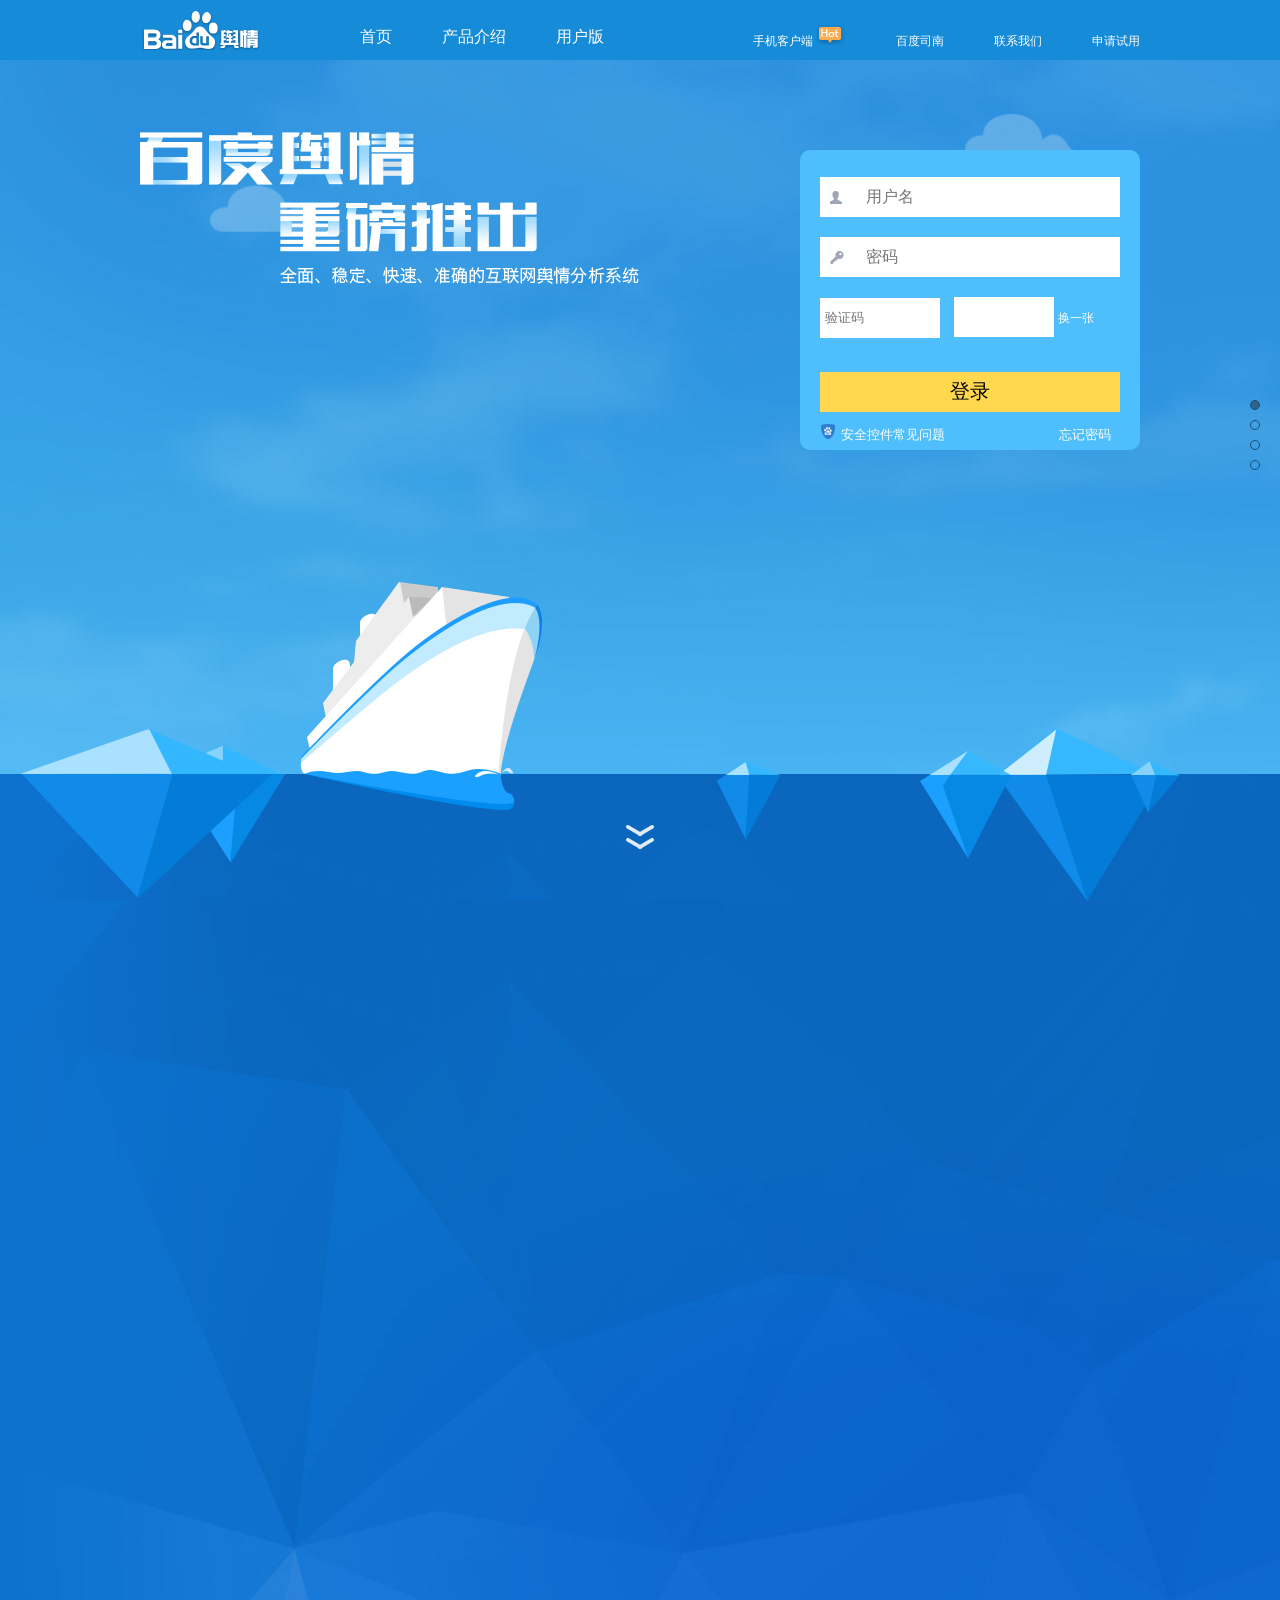
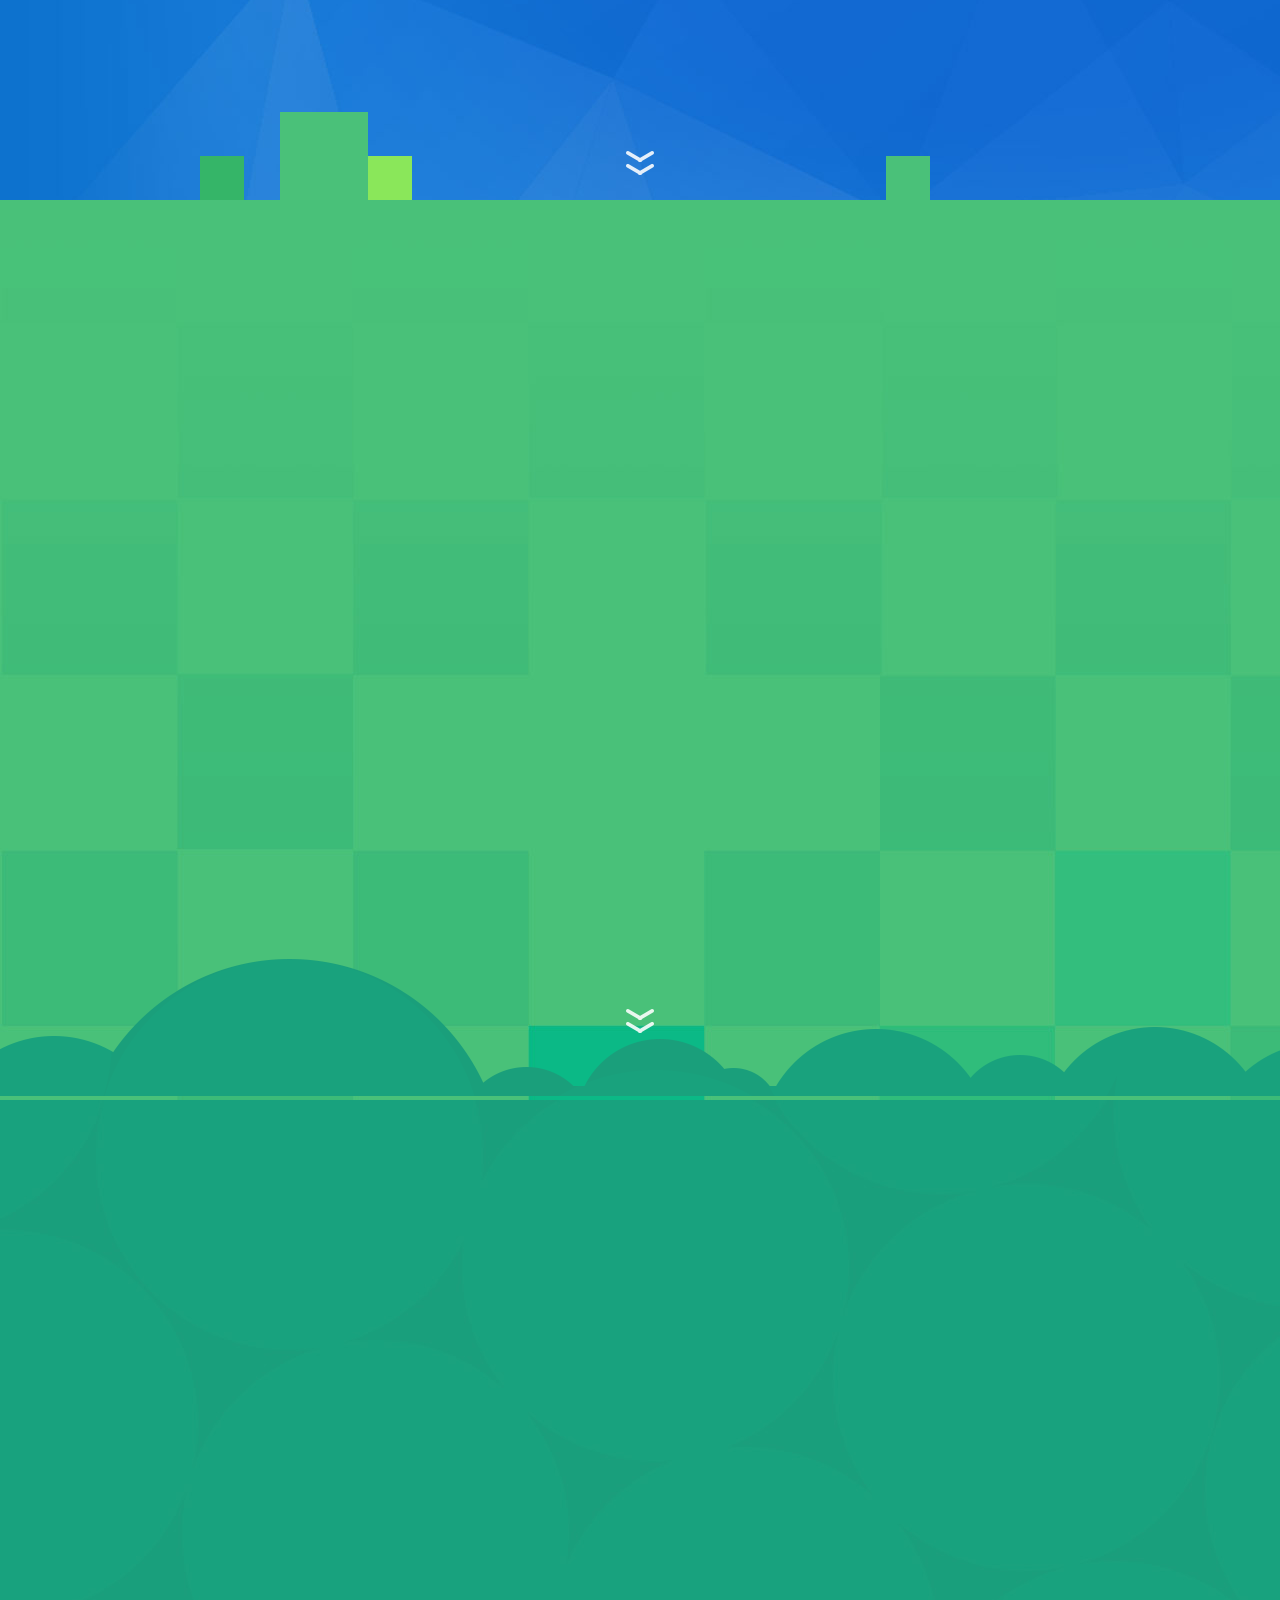
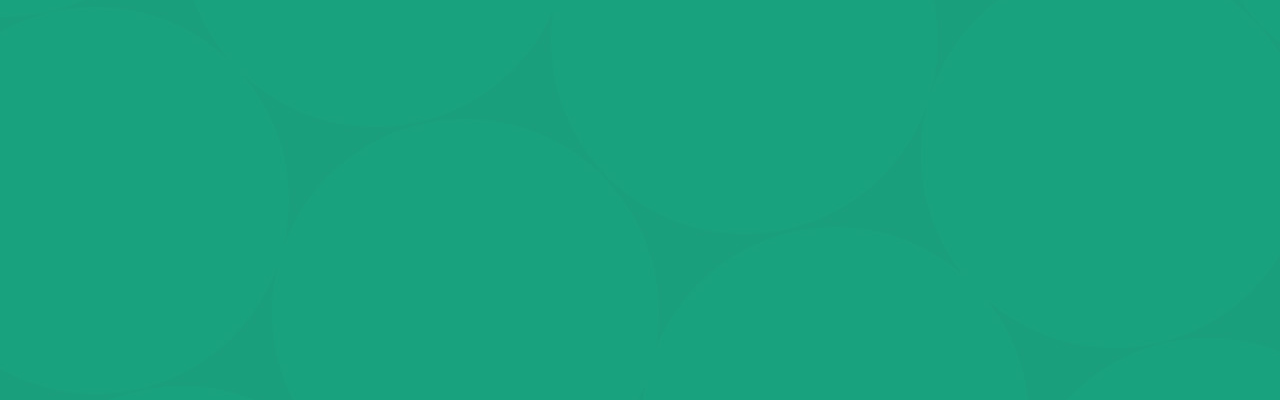
<file: baidu/index.html>
<!doctype html>
<html lang="en">
<head>
  <meta charset="UTF-8">
  <title>百度舆情</title>
  <script src="js/jquery.js"></script>
  <script src="js/touch.js"></script>
  <script src="js/zepto.min.js"></script>
  <script src="js/baidu.js"></script>
  <script src="js/jquery.mousewheel.js"></script>
  <link rel="stylesheet" href="css/11.css">
  <link rel="stylesheet" href="css/baidu.css">
</head>
<body>
<header>
  <div class="header max">
    <a href="" class="logo"></a>
    <a href="" class="index">首页</a>
    <a href="" class="index">产品介绍</a>
    <a href="" class="index">用户版</a>
    <a href="" class="last">手机客户端
      <span></span>
    </a>
    <a href="" class="last">百度司南</a>
    <a href="" class="last">联系我们</a>
    <a href="" class="last">申请试用</a>
  </div>
    <div class="header min">
        <a href="" class="logo1"></a>
        <div class="cai">
            <span class="cait"></span>
            <span class="caib"></span>

    </div>
        <div class="scene">
         <div class="menubox">
        <a href="" class="index">首页</a>
        <a href="" class="index">产品介绍</a>
        <a href="" class="index">用户版</a>
        <a href="" class="last">手机客户端
            <span></span>
        </a>
        <a href="" class="last">百度司南</a>
        <a href="" class="last">联系我们</a>
        <a href="" class="last">申请试用</a>
        </div>
      </div>
    </div>

</header>
<div id="full">
  <section>
      <div class="cloud">
          <div class="one">
          </div>
          <div class="two">
          </div>
      </div>
    <div class="container aa">
      <div class="row">
        <div class="col-m-6 col-s-hide ">
            <!--<div class="mar">-->
          <div class="baidus">
            <div class="flig">
              <img src="img/flight_ade8ee2.png" alt="">
            </div>
            <img src="img/baidu.png" alt=""class="baidu">
          </div>
        <!--</div>-->
        </div>
        <div class="col-m-6 col-s-12">
          <div class="denglu">
            <form action=""></form>
            <div class="user">
              <span></span>
              <input type="text"name="user" value="用户名">
            </div>
            <div class="pass">
              <span></span>
              <input type="text" name="pass" value="密码">
            </div>
            <input type="text"value="验证码" class="yan">
            <input type="text" class="yanz">
            <span class="huan">换一张</span>
            <input type="submit" class="submit" value="登录">
            <div class="chng">
              <span></span>
              <a href="">安全控件常见问题</a>
              <a href="">忘记密码</a>
            </div>
          </div>

        </div>
      </div>

    </div>
    <div class="zhe">
        <img src="img/ship.png" alt=""class="ship">
        <img src="img/hill_1_0d79217.png" alt="" class="shi">
        <img src="img/arrow_aad9b25.png" alt="" class="xiahua">
        <img src="img/hill_2_540422f.png" alt="" class="shi2">
        <img src="img/hill_3_ace39fb.png" alt="" class="shi3">
    </div>
  </section>
  <section>
    <div class="container aa">
      <div class="row">
        <div class="col-m-6 col-s-12 lingxian">
          <div class="mar">
          <img src="img/h_lingxian_221f2d8.png" alt="" class="ling">
          <div>
            <h4>数据收集与处理</h4>
          </div>
          <p>15年专业数据收集与语义分析技术积累
            卓越极致，不断攀登</p>

          </div>
        </div>
        <div class="col-m-6 col-s-hide right-img">
          <img src="img/brain_36a156f.png" alt="" class="shu">
        </div>
      </div>
    </div>
      <div class="zhu">
          <div></div>
          <div></div>
          <div></div>
          <img src="img/arrow_aad9b25.png" alt="" class="xiahua">
          <div></div>
          <div></div>
      </div>
  </section>
  <section>
      <div class="container aa">
          <div class="row">
              <div class="col-m-6 col-s-12 lingxian">
                  <div class="mar">
                  <img src="img/h_quanmian_8f813d2.png" alt="" class="ling">
                  <div class="title">
                      <h4>舆情分析逻辑与架构</h4>
                  </div>
                  <p>声量诊断、传播分析、情感提炼、受众画像
                      有方法论，更有智慧</p>
                      <div class="fang">
                          <div></div>
                          <div></div>
                          <div></div>
                          <div></div>
                          <div></div>
                      </div>
                  </div>
              </div>
              <div class="col-m-6 col-s-hide right-img">
                  <img src="img/allside_e8abd12.png" alt="" class="shu zhuan">
              </div>
          </div>
      </div>
<div class="hua">
    <img src="img/bg-3-head_b8a3f7f.png" alt="">
    <img src="img/arrow_aad9b25.png" alt="" class="xiahua">
</div>
  </section>
  <section>
      <div class="container aa">
          <div class="row">
              <div class="col-m-6 col-s-12 lingxian">
                  <div class="mar">
                  <img src="img/h_zhuanye_256a94d.png" alt="" class="ling">
                  <div class="title">
                      <h4>
                          专业数据可视化

                      </h4>
                  </div>
                  <p>非凡的数据洞悉和可视化能力
                      精研数据，惊艳所见</p>
                      <img src="img/bubble_3b0f897.png" alt="" class="yuan">
                  </div>
              </div>
              <div class="col-m-6 col-s-hide right-img">
                  <img src="img/stat_8934528.png" alt="" class="shu zhuan">
              </div>
          </div>
      </div>
  </section>
</div>
<div class="lunbo">
    <div class="active"></div>
    <div></div>
    <div></div>
    <div></div>
</div>
</body>
</html>
</file>
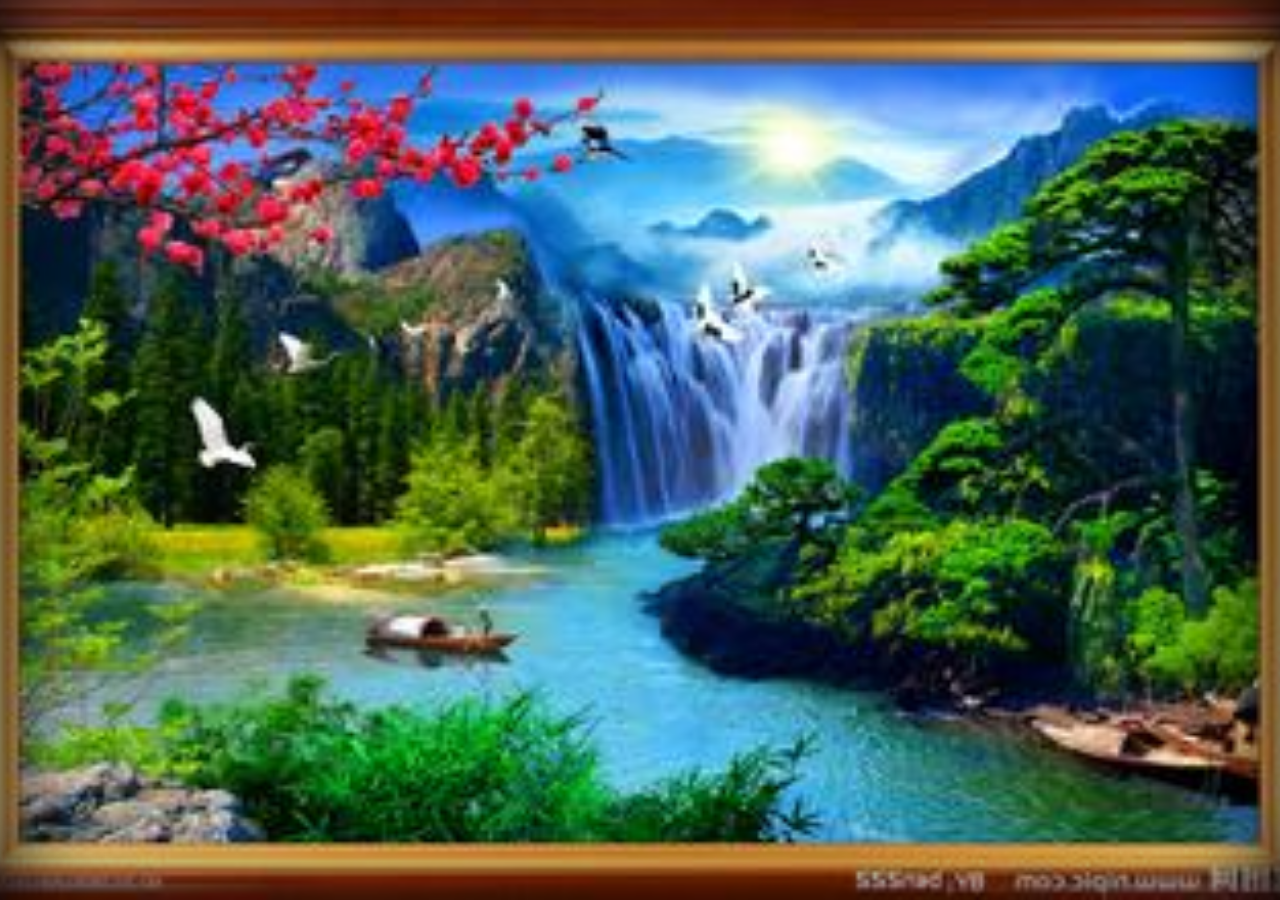
<file: fangzi/HOME.html>
<!DOCTYPE html>
<html lang="en">
<head>
    <meta charset="UTF-8">
    <title>Title</title>
    <!--<link rel="stylesheet" href="font/iconfont.css">-->
    <style>
        html,body{
            width:100%;
            height:100%;
            margin:0px;
            padding:0px;
        }
        .sence{
            width:100%;
            height:100%;
            position:fixed;
            top:0px;
            left:0px;
            margin:auto;
            perspective:300px;
        }
        .room{
            width:100%;
            height:100%;
            position:absolute;
            top:0px;
            left:0px;
            transform-style:preserve-3d;
            backface-visibility: visible;

        }
        .room .panel{
            width:100%;
            height:100%;
            position:absolute;
            top:0px;
            left:0px;
            transform-style:preserve-3d;
            backface-visibility: visible;
        }
        .room .panel:first-child{
            background:#ccc;
           transform-origin: left;
           transform: rotateY(-90deg);
            box-shadow: 0 0 100px #000 inset;
        }
        .room .panel:nth-child(2){
            background:#ccc;
            transform-origin: right;
            transform: rotateY(90deg);
            box-shadow: 0 0 100px #000 inset;
        }
        .room .panel:nth-child(3){
            background:url(img/h5.jpg) center;
            background-size: cover;
            box-shadow: 0 0 100px #000 inset;
        }
        .room .panel:nth-child(4){
            background:url(img/tianhua.jpg);
            background-size:200px 200px;
            transform-origin:top;
            transform: rotateX(90deg);
            box-shadow: 0 0 100px #000 inset;
        }
        .room .panel:nth-child(5){
            background:url(img/diban.jpg) ;
            transform-origin:bottom;
            transform:rotateX(-90deg);
            box-shadow: 0 0 100px #000 inset;
        }
        .room .panel:last-child{
            background:#ccc url(img/chuanghu.jpg) no-repeat center;
            box-shadow: 0 0 100px #000 inset;
        }

        @font-face {font-family: "iconfont";
            src: url('font/iconfont.eot?t=1479315046647'); /* IE9*/
            src: url('font/iconfont.eot?t=1479315046647#iefix') format('embedded-opentype'), /* IE6-IE8 */
            url('font/iconfont.woff?t=1479315046647') format('woff'), /* chrome, firefox */
            url('font/iconfont.ttf?t=1479315046647') format('truetype'), /* chrome, firefox, opera, Safari, Android, iOS 4.2+*/
            url('font/iconfont.svg?t=1479315046647#iconfont') format('svg'); /* iOS 4.1- */
        }

        .iconfont {
            font-family:"iconfont" !important;
            font-size:16px;
            font-style:normal;
            -webkit-font-smoothing: antialiased;
            -webkit-text-stroke-width: 0.2px;
            -moz-osx-font-smoothing: grayscale;
        }

        .icon-git:before { content: "\e6ff"; }

         .icon-nodejsicon:before { content: "\e605"; }

        .icon-js:before { content: "\e603"; }

         .icon-html5:before { content: "\e604"; }

        .icon-php:before { content: "\e609"; }

       

       .icon-slice1:before { content: "\e607"; }

        .icon-mysqlin:before { content: "\e619"; }
        .icon-svn:before { content: "\e79b"; }
            .iconfont{
              background:#999;
                width:150px;
                height:150px;
                float:left;
                color:red;
                font-size:100px;
                line-height: 150px;
                text-align: center;
                margin-left:170px;
                margin-top:200px;
                transform: rotate3d(0,1,0,180deg);
            }
    </style>
    <script>
        window.onload=function(){
        var cliw=document.documentElement.clientWidth;
        var clih=document.documentElement.clientHeight;
        var sence=document.querySelector(".sence");
        var room=document.querySelector(".room");
        var lastpanel=document.querySelector(".panel:nth-child(3)");
        var floor=document.querySelector(".panel:nth-child(4)");
        var ceil=document.querySelector(".panel:nth-child(5)");
        var panel=document.querySelectorAll(".panel");
           lastpanel.style.transform="translate3d(0,0,"+cliw+"px)";
           floor.style.width=floor.style.height=ceil.style.width=ceil.style.height=cliw+"px";
            ceil.style.top=-(cliw-clih)+"px";
            var last=document.querySelector(".panel:last-child");
            room.style.transformOrigin="center center "+(cliw/2)+"px";
            room.style.transform="rotate3d(0,1,0,-180deg)";
            var flog2=true;
            lastpanel.onclick=function(){
                if(flog2){
                room.style.transition="transform 2s ease";
                room.style.transform="translate3d(0,0,"+(-clih/2)+"px) rotate3d(0,1,0,0deg)";
                    flog2=false;
                }
            }
            var angle1=0;
            var angle=0;
            var flag1=true;
            document.onmousedown=function(e){
                flag1=false;
                var dw= e.clientX;
                var dh= e.clientY;
                document.onmousemove=function(e){
                    flag1=true;
                    room.style.transition="none";
                    var movex= e.clientX;
                    var movey= e.clientY;
                    angle=Math.abs(movex-dw)> Math.abs(movey-dh)?(movex-dw):(movey-dh);
                    e.preventDefault();
                    if(!flag){
                        room.style.transform="translate3d(0,0,30px) rotate3d(0,1,0,"+(angle1+angle)+"deg)";
                    }else{
                            room.style.transform="translate3d(0,0,"+(-clih/2)+"px) rotate3d(0,1,0,"+(angle1+angle)+"deg)";
                    }

                }
                document.onmouseup=function(){
                    if(flag1){
                    angle1+=angle;
                        flag1=true;
                    }
                    document.onmousemove=null;
                    document.onmouseup=null;
                }
        }
           var flag=true;
            for(var i=0;i<panel.length;i++){
                panel[i].ondblclick=function(){
                room.style.transition="transform 2s ease";
                        if(flag){
                        room.style.transform="translate3d(0,0,30px) rotate3d(0,1,0,"+(angle1)+"deg)";
                            flag=false;
                        }else{
                        room.style.transform="translate3d(0,0,"+(-clih/2)+"px) rotate3d(0,1,0,"+(angle1)+"deg)";
                            flag=true;
                        }
                    }

            }
        }
    </script>
</head>
<body>
<div class="sence">
    <div class="room">
        <div class="panel">
          <div class="iconfont icon-git"></div>
           <div class="iconfont icon-html5"></div>
          <div class="iconfont icon-js"></div>
           <div class="iconfont icon-mysqlin"></div>
          
        </div>
        <div class="panel">
            <div class="iconfont icon-php"></div>
           
            <div class="iconfont icon-nodejsicon"></div>
             <div class="iconfont icon-slice1"></div>
            <div class="iconfont icon-svn"></div>
        </div>
        <div class="panel"></div>
        <div class="panel"></div>
        <div class="panel"></div>
        <div class="panel"></div>
    </div>
</div>
</body>
</html>
</file>
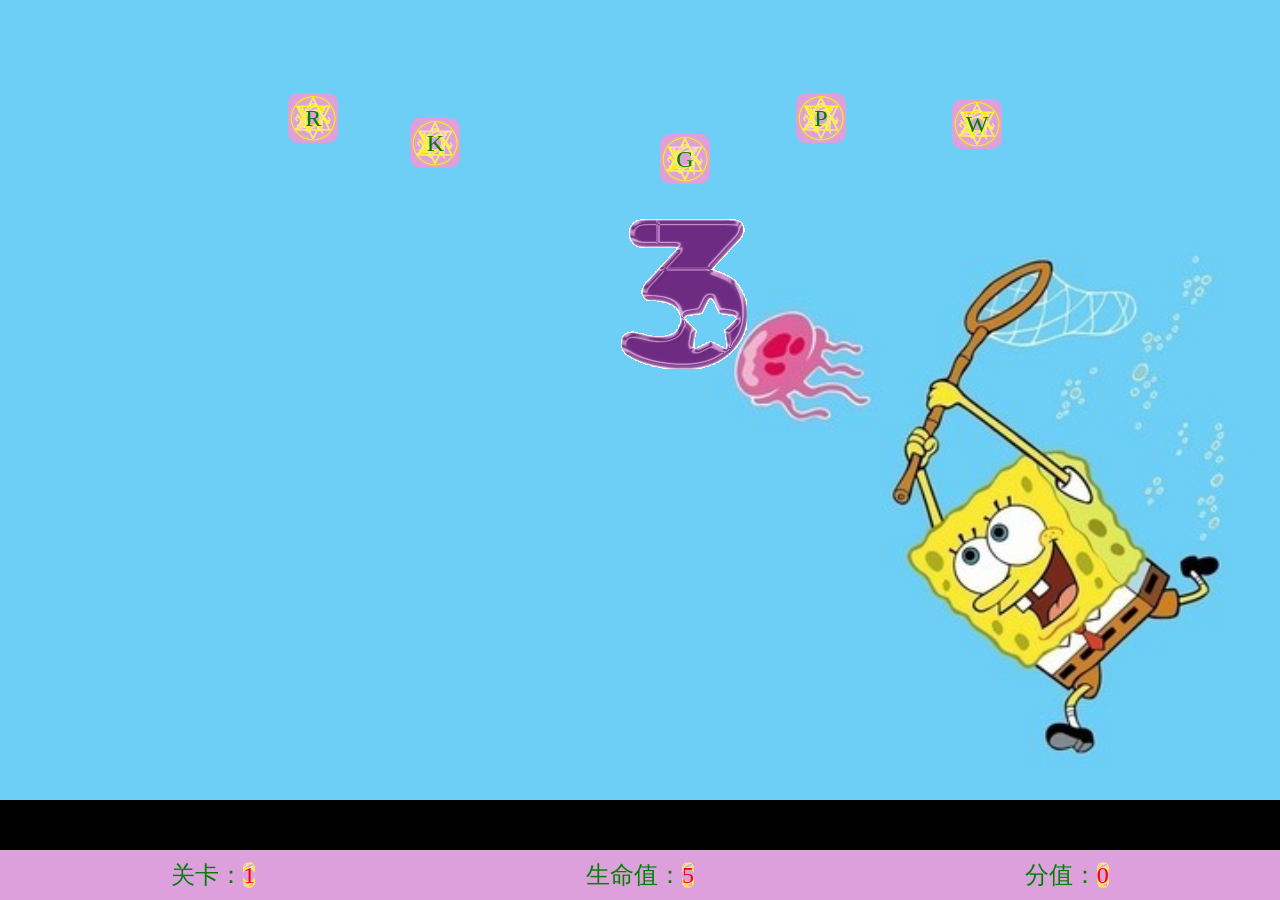
<file: snack/game.html>
<!DOCTYPE HTML PUBLIC "-//W3C//DTD HTML 4.01//EN" "http://www.w3.org/TR/html4/strict.dtd">
<html lang="en">
<head>
	<meta http-equiv="Content-Type" content="text/html;charset=UTF-8">
	<title>打字游戏</title>
	<script src="function.js"></script>
</head>
<style>
	body{
		width: 100%;
		height: 100%;
		margin: 0;
		overflow: hidden;
		color:green;
		background: black;
		font-size: 24px;

	}
	.box{
		width: 100%;
		height: 50px;
		background: plum;
		position: fixed;
		left: 0;
		bottom:0;
	}
	.box div{
		width: 33.3333%;
		height: 100%;
		float: left;
		text-align: center;
		line-height: 50px;
	}
	.box span{
		color: red;
	}
	span{
		width: 50px;
		height: 50px;
		border-radius: 10px;
		text-align: center;
		line-height: 50px;
		background: plum;
		background-image: url(mofa.png);
		background-position: center center;
	}
	img{
		width: 100%;
		height: 100%;
	}
    .dao{
        width:161px;
        height: 176px;
        float: left;
        position: absolute;
        left: 600px;
        top:200px;
    }
    .dao img{
        float: left;
    }

</style>
<body>
	
	<div class="box">
		<div class="grup">关卡：<span>1</span></div>
		<div class="life">生命值：<span>5</span></div>
		<div class="grade">分值：<span>0</span></div>
	</div>
    <div class="dao">
        <img src="dao.gif" alt="">
    </div>
	<img src="beijing.jpg" alt="">
</body>
<script>
	var letterArr=["A","B","C","D","E","F","G","H","I","J","K","L","M","N","O","P","Q","R","S","T","U","V","W","X","Y","Z"];
    var newletter=[];
    var t;
    
    var grup=$("span",$(".grup")[0])[0];
    var life=$("span",$(".life")[0])[0];
    var grade=$("span",$(".grade")[0])[0];
    var grupnum=1;
    var lifenum=5;
    var gradenum=0;



	function getletter(num){
		var newarr=[];
		for (var i = 0; i < num; i++) {
			var letter=letterArr[Math.floor(Math.random()*letterArr.length)];
			while(checkRepeat(letter,newletter)){
				letter=letterArr[Math.floor(Math.random()*letterArr.length)];
			}
            newletter.push(letter);
            newarr.push(letter);
		};

        return newarr; 
	}

  
	function checkRepeat(val,arr){
        for(var i in arr){
        	if(val==arr[i]){
        		return true;
        	}
        }
        return false;
	}

    getletter(5);
    console.log(newletter);


    //创建容器获取字母
     var newspan=[];
     var cw=document.documentElement.clientWidth;
     var ch=document.documentElement.clientHeight;
    function createSpan(arr){
    	    for (var i = 0; i < arr.length; i++) {
    	    	var span=document.createElement("span");
	            
	            var lefts=100+Math.random()*(cw-200);
	            var tops=Math.random()*100;
	            while(checkPosition(lefts,newspan)){
	            	lefts=100+Math.random()*(cw-200);

	            }
                span.innerHTML=arr[i];
                span.lefts=lefts;
	            span.style.cssText="position:absolute;left:"+lefts+"px;top:"+tops+"px";
	            document.body.appendChild(span);
	             
	            newspan.push(span);
	           
    	    };
            
    }

    function checkPosition(val,arr){
         for(var i in arr){
         	
         	if(val>=(arr[i].lefts-40)&&val<=(arr[i].lefts+40)){
         		return true;
         	}
         }
         return false;
    }
    createSpan(newletter);


    //让字母动起来

    function move(){
    	t=setInterval(function(){
    		for (var i = 0; i < newspan.length; i++) {
    			newspan[i].style.top=newspan[i].offsetTop+5+"px";
    			if(newspan[i].offsetTop>=(ch-100)){
    				document.body.removeChild(newspan[i]);
    				newspan.splice(i,1);
    				newletter.splice(i,1);
    				
    				createSpan(getletter(1));
                    
                    lifenum--;
                    life.innerHTML=lifenum;
                    if(lifenum==0){
                    	alert("闯关失败");
                    	clearInterval(t);
                        lifenum=5;
                        life.innerHTML=5;
                    	newletter=[];
                    	for (var i = 0; i < newspan.length; i++) {
                    		document.body.removeChild(newspan[i]);
                    	};
                    	newspan=[];
                    	newarr=[];
                    	createSpan(getletter(num));
                    	move();
                    }
                    



    			}
    			

    		};
    	},100)

    }
    move();

     var num=5;
    function keyup(){
    	document.onkeyup=function(e){
    		var e=e||window.event;
    		var aa=String.fromCharCode(e.keyCode);
    		for (var i = 0; i < newspan.length; i++) {
    			if(newspan[i].innerHTML==aa){
    				document.body.removeChild(newspan[i]);
    				newspan.splice(i,1);
    				newletter.splice(i,1);
                    createSpan(getletter(1));

                    gradenum++;
                    grade.innerHTML=gradenum;
                    if(gradenum>=3){
                    	grupnum++;
                    	alert("恭喜你闯关成功");
                    	clearInterval(t);
                    	grade.innerHTML=0;
                    	grup.innerHTML=grupnum;
                    	gradenum=0;
                    	newletter=[];
                    	for (var i = 0; i < newspan.length; i++) {
                    		document.body.removeChild(newspan[i]);
                    	};
                    	newarr=[];
                    	newspan=[];
                         num+=1;
                    	createSpan(getletter(num));
                    	move();
                    }

    			}
    		};
    	}
    }

    keyup();

    //关卡设置





</script>
</html>
</file>
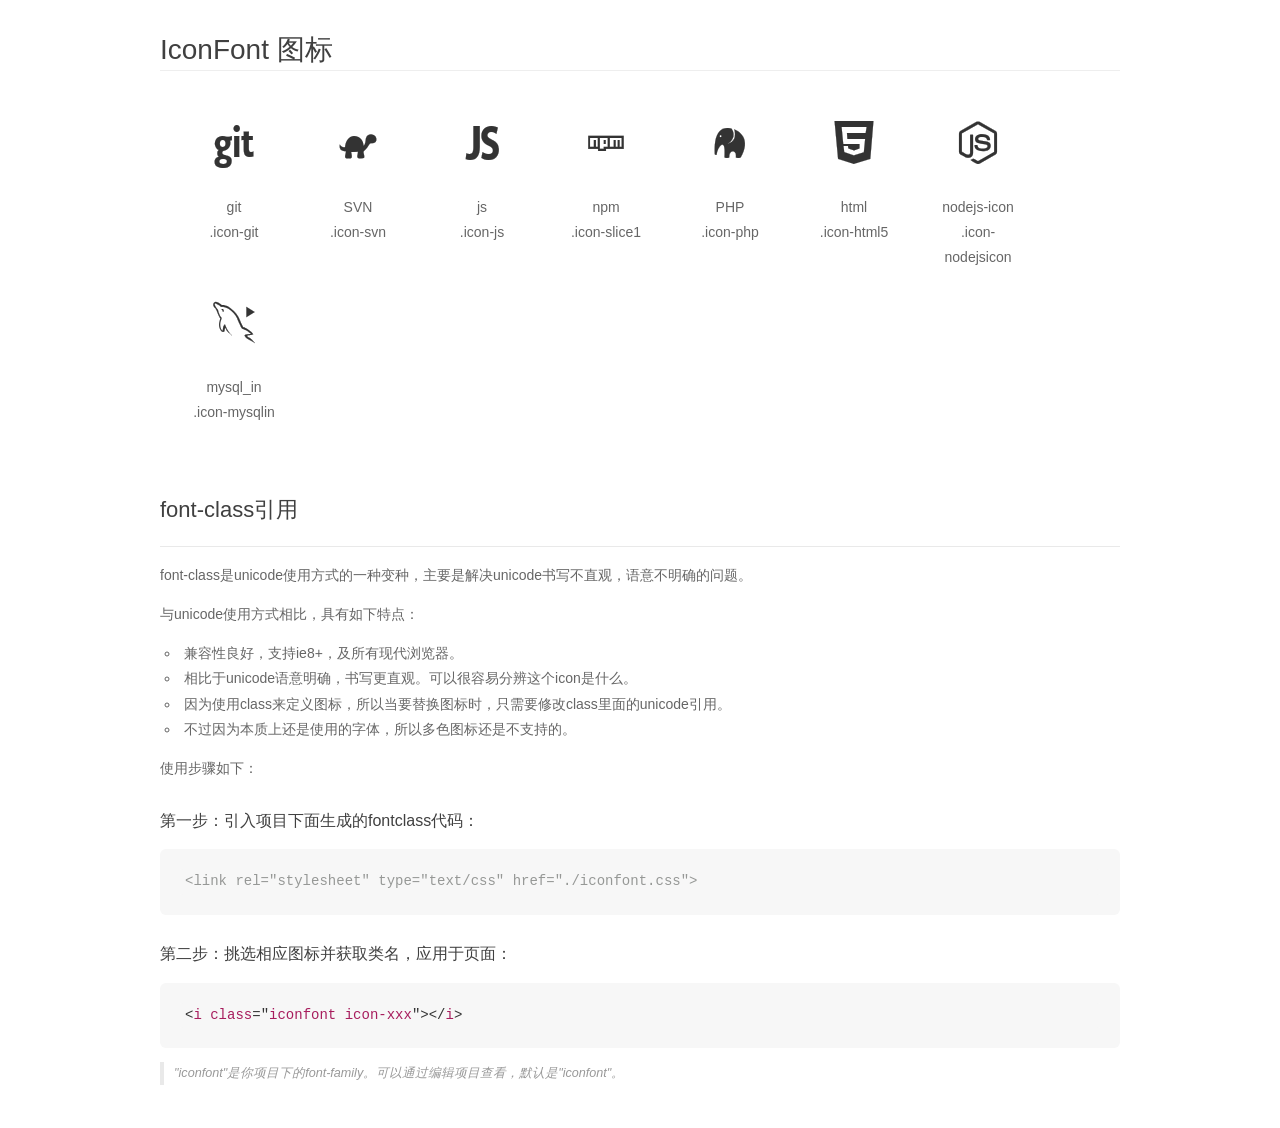
<file: fangzi/font/demo_fontclass.html>
<!DOCTYPE html>
<html>
<head>
    <meta charset="utf-8"/>
    <title>IconFont</title>
    <link rel="stylesheet" href="demo.css">
    <link rel="stylesheet" href="iconfont.css">
</head>
<body>
    <div class="main markdown">
        <h1>IconFont 图标</h1>
        <ul class="icon_lists clear">
            
                <li>
                <i class="icon iconfont icon-git"></i>
                    <div class="name">git</div>
                    <div class="fontclass">.icon-git</div>
                </li>
            
                <li>
                <i class="icon iconfont icon-svn"></i>
                    <div class="name">SVN</div>
                    <div class="fontclass">.icon-svn</div>
                </li>
            
                <li>
                <i class="icon iconfont icon-js"></i>
                    <div class="name">js</div>
                    <div class="fontclass">.icon-js</div>
                </li>
            
                <li>
                <i class="icon iconfont icon-slice1"></i>
                    <div class="name">npm</div>
                    <div class="fontclass">.icon-slice1</div>
                </li>
            
                <li>
                <i class="icon iconfont icon-php"></i>
                    <div class="name">PHP</div>
                    <div class="fontclass">.icon-php</div>
                </li>
            
                <li>
                <i class="icon iconfont icon-html5"></i>
                    <div class="name">html</div>
                    <div class="fontclass">.icon-html5</div>
                </li>
            
                <li>
                <i class="icon iconfont icon-nodejsicon"></i>
                    <div class="name">nodejs-icon</div>
                    <div class="fontclass">.icon-nodejsicon</div>
                </li>
            
                <li>
                <i class="icon iconfont icon-mysqlin"></i>
                    <div class="name">mysql_in</div>
                    <div class="fontclass">.icon-mysqlin</div>
                </li>
            
        </ul>

        <h2 id="font-class-">font-class引用</h2>
        <hr>

        <p>font-class是unicode使用方式的一种变种，主要是解决unicode书写不直观，语意不明确的问题。</p>
        <p>与unicode使用方式相比，具有如下特点：</p>
        <ul>
        <li>兼容性良好，支持ie8+，及所有现代浏览器。</li>
        <li>相比于unicode语意明确，书写更直观。可以很容易分辨这个icon是什么。</li>
        <li>因为使用class来定义图标，所以当要替换图标时，只需要修改class里面的unicode引用。</li>
        <li>不过因为本质上还是使用的字体，所以多色图标还是不支持的。</li>
        </ul>
        <p>使用步骤如下：</p>
        <h3 id="-fontclass-">第一步：引入项目下面生成的fontclass代码：</h3>


        <pre><code class="lang-js hljs javascript"><span class="hljs-comment">&lt;link rel="stylesheet" type="text/css" href="./iconfont.css"&gt;</span></code></pre>
        <h3 id="-">第二步：挑选相应图标并获取类名，应用于页面：</h3>
        <pre><code class="lang-css hljs">&lt;<span class="hljs-selector-tag">i</span> <span class="hljs-selector-tag">class</span>="<span class="hljs-selector-tag">iconfont</span> <span class="hljs-selector-tag">icon-xxx</span>"&gt;&lt;/<span class="hljs-selector-tag">i</span>&gt;</code></pre>
        <blockquote>
        <p>"iconfont"是你项目下的font-family。可以通过编辑项目查看，默认是"iconfont"。</p>
        </blockquote>
    </div>
</body>
</html>
</file>
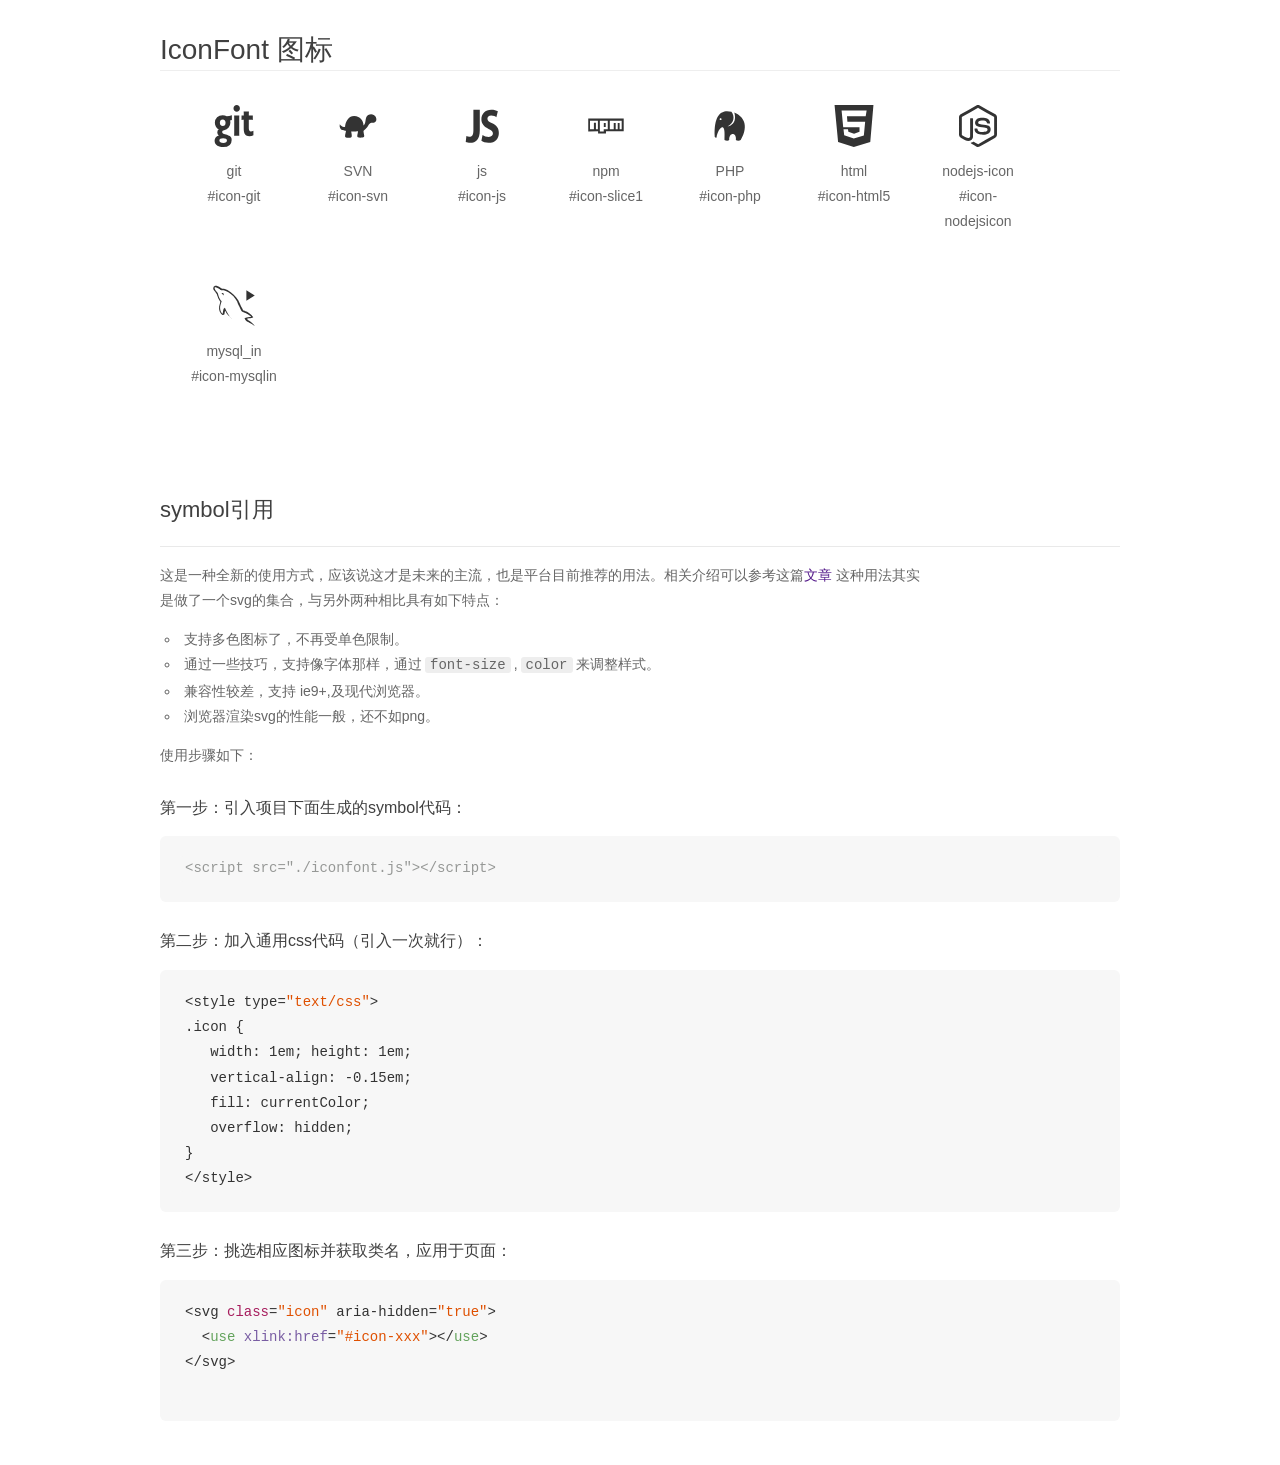
<file: fangzi/font/demo_symbol.html>
<!DOCTYPE html>
<html>
<head>
    <meta charset="utf-8"/>
    <title>IconFont</title>
    <link rel="stylesheet" href="demo.css">
    <script src="iconfont.js"></script>

    <style type="text/css">
        .icon {
          /* 通过设置 font-size 来改变图标大小 */
          width: 1em; height: 1em;
          /* 图标和文字相邻时，垂直对齐 */
          vertical-align: -0.15em;
          /* 通过设置 color 来改变 SVG 的颜色/fill */
          fill: currentColor;
          /* path 和 stroke 溢出 viewBox 部分在 IE 下会显示
             normalize.css 中也包含这行 */
          overflow: hidden;
        }

    </style>
</head>
<body>
    <div class="main markdown">
        <h1>IconFont 图标</h1>
        <ul class="icon_lists clear">
            
                <li>
                    <svg class="icon" aria-hidden="true">
                        <use xlink:href="#icon-git"></use>
                    </svg>
                    <div class="name">git</div>
                    <div class="fontclass">#icon-git</div>
                </li>
            
                <li>
                    <svg class="icon" aria-hidden="true">
                        <use xlink:href="#icon-svn"></use>
                    </svg>
                    <div class="name">SVN</div>
                    <div class="fontclass">#icon-svn</div>
                </li>
            
                <li>
                    <svg class="icon" aria-hidden="true">
                        <use xlink:href="#icon-js"></use>
                    </svg>
                    <div class="name">js</div>
                    <div class="fontclass">#icon-js</div>
                </li>
            
                <li>
                    <svg class="icon" aria-hidden="true">
                        <use xlink:href="#icon-slice1"></use>
                    </svg>
                    <div class="name">npm</div>
                    <div class="fontclass">#icon-slice1</div>
                </li>
            
                <li>
                    <svg class="icon" aria-hidden="true">
                        <use xlink:href="#icon-php"></use>
                    </svg>
                    <div class="name">PHP</div>
                    <div class="fontclass">#icon-php</div>
                </li>
            
                <li>
                    <svg class="icon" aria-hidden="true">
                        <use xlink:href="#icon-html5"></use>
                    </svg>
                    <div class="name">html</div>
                    <div class="fontclass">#icon-html5</div>
                </li>
            
                <li>
                    <svg class="icon" aria-hidden="true">
                        <use xlink:href="#icon-nodejsicon"></use>
                    </svg>
                    <div class="name">nodejs-icon</div>
                    <div class="fontclass">#icon-nodejsicon</div>
                </li>
            
                <li>
                    <svg class="icon" aria-hidden="true">
                        <use xlink:href="#icon-mysqlin"></use>
                    </svg>
                    <div class="name">mysql_in</div>
                    <div class="fontclass">#icon-mysqlin</div>
                </li>
            
        </ul>


        <h2 id="symbol-">symbol引用</h2>
        <hr>

        <p>这是一种全新的使用方式，应该说这才是未来的主流，也是平台目前推荐的用法。相关介绍可以参考这篇<a href="">文章</a>
        这种用法其实是做了一个svg的集合，与另外两种相比具有如下特点：</p>
        <ul>
          <li>支持多色图标了，不再受单色限制。</li>
          <li>通过一些技巧，支持像字体那样，通过<code>font-size</code>,<code>color</code>来调整样式。</li>
          <li>兼容性较差，支持 ie9+,及现代浏览器。</li>
          <li>浏览器渲染svg的性能一般，还不如png。</li>
        </ul>
        <p>使用步骤如下：</p>
        <h3 id="-symbol-">第一步：引入项目下面生成的symbol代码：</h3>
        <pre><code class="lang-js hljs javascript"><span class="hljs-comment">&lt;script src="./iconfont.js"&gt;&lt;/script&gt;</span></code></pre>
        <h3 id="-css-">第二步：加入通用css代码（引入一次就行）：</h3>
        <pre><code class="lang-js hljs javascript">&lt;style type=<span class="hljs-string">"text/css"</span>&gt;
.icon {
   width: <span class="hljs-number">1</span>em; height: <span class="hljs-number">1</span>em;
   vertical-align: <span class="hljs-number">-0.15</span>em;
   fill: currentColor;
   overflow: hidden;
}
&lt;<span class="hljs-regexp">/style&gt;</span></code></pre>
        <h3 id="-">第三步：挑选相应图标并获取类名，应用于页面：</h3>
        <pre><code class="lang-js hljs javascript">&lt;svg <span class="hljs-class"><span class="hljs-keyword">class</span></span>=<span class="hljs-string">"icon"</span> aria-hidden=<span class="hljs-string">"true"</span>&gt;<span class="xml"><span class="hljs-tag">
  &lt;<span class="hljs-name">use</span> <span class="hljs-attr">xlink:href</span>=<span class="hljs-string">"#icon-xxx"</span>&gt;</span><span class="hljs-tag">&lt;/<span class="hljs-name">use</span>&gt;</span>
</span>&lt;<span class="hljs-regexp">/svg&gt;
        </span></code></pre>
    </div>
</body>
</html>
</file>
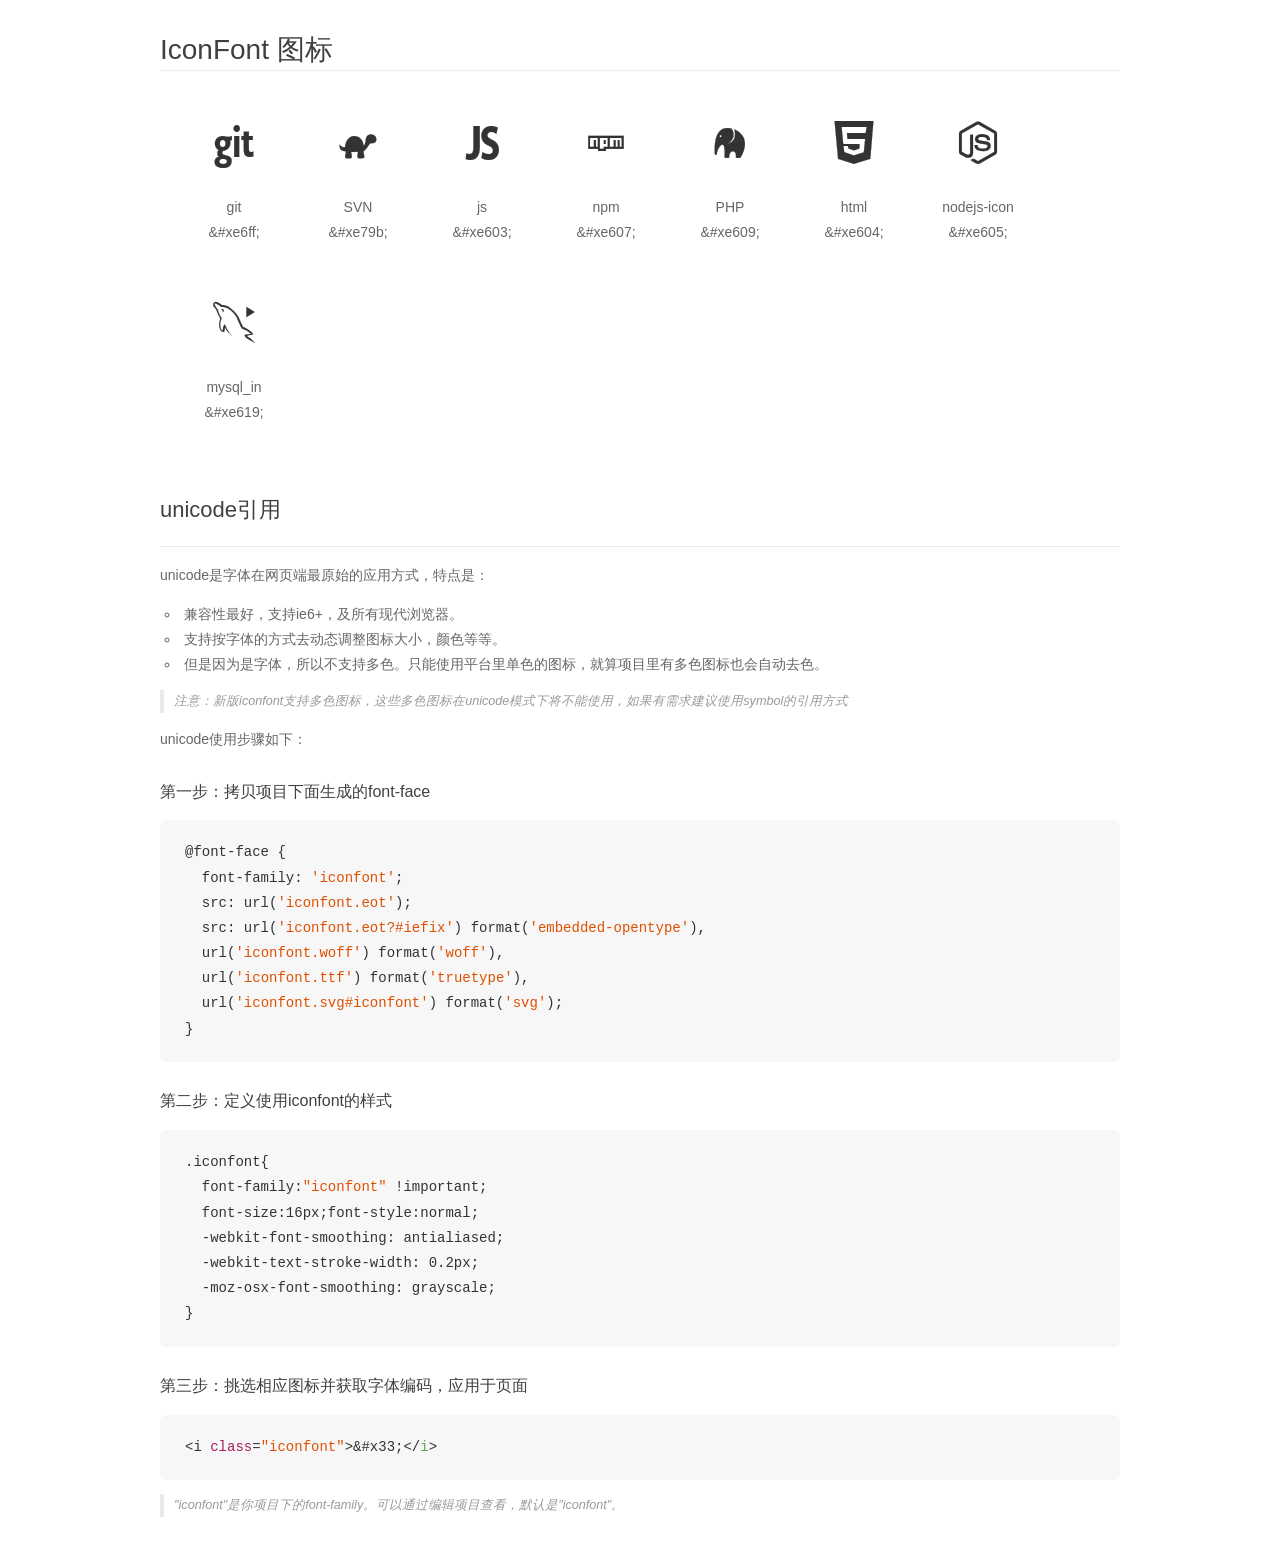
<file: fangzi/font/demo_unicode.html>
<!DOCTYPE html>
<html>
<head>
    <meta charset="utf-8"/>
    <title>IconFont</title>
    <link rel="stylesheet" href="demo.css">

    <style type="text/css">

        @font-face {font-family: "iconfont";
          src: url('iconfont.eot'); /* IE9*/
          src: url('iconfont.eot#iefix') format('embedded-opentype'), /* IE6-IE8 */
          url('iconfont.woff') format('woff'), /* chrome, firefox */
          url('iconfont.ttf') format('truetype'), /* chrome, firefox, opera, Safari, Android, iOS 4.2+*/
          url('iconfont.svg#iconfont') format('svg'); /* iOS 4.1- */
        }

        .iconfont {
          font-family:"iconfont" !important;
          font-size:16px;
          font-style:normal;
          -webkit-font-smoothing: antialiased;
          -webkit-text-stroke-width: 0.2px;
          -moz-osx-font-smoothing: grayscale;
        }

    </style>
</head>
<body>
    <div class="main markdown">
        <h1>IconFont 图标</h1>
        <ul class="icon_lists clear">
            
                <li>
                <i class="icon iconfont">&#xe6ff;</i>
                    <div class="name">git</div>
                    <div class="code">&amp;#xe6ff;</div>
                </li>
            
                <li>
                <i class="icon iconfont">&#xe79b;</i>
                    <div class="name">SVN</div>
                    <div class="code">&amp;#xe79b;</div>
                </li>
            
                <li>
                <i class="icon iconfont">&#xe603;</i>
                    <div class="name">js</div>
                    <div class="code">&amp;#xe603;</div>
                </li>
            
                <li>
                <i class="icon iconfont">&#xe607;</i>
                    <div class="name">npm</div>
                    <div class="code">&amp;#xe607;</div>
                </li>
            
                <li>
                <i class="icon iconfont">&#xe609;</i>
                    <div class="name">PHP</div>
                    <div class="code">&amp;#xe609;</div>
                </li>
            
                <li>
                <i class="icon iconfont">&#xe604;</i>
                    <div class="name">html</div>
                    <div class="code">&amp;#xe604;</div>
                </li>
            
                <li>
                <i class="icon iconfont">&#xe605;</i>
                    <div class="name">nodejs-icon</div>
                    <div class="code">&amp;#xe605;</div>
                </li>
            
                <li>
                <i class="icon iconfont">&#xe619;</i>
                    <div class="name">mysql_in</div>
                    <div class="code">&amp;#xe619;</div>
                </li>
            
        </ul>
        <h2 id="unicode-">unicode引用</h2>
        <hr>

        <p>unicode是字体在网页端最原始的应用方式，特点是：</p>
        <ul>
        <li>兼容性最好，支持ie6+，及所有现代浏览器。</li>
        <li>支持按字体的方式去动态调整图标大小，颜色等等。</li>
        <li>但是因为是字体，所以不支持多色。只能使用平台里单色的图标，就算项目里有多色图标也会自动去色。</li>
        </ul>
        <blockquote>
        <p>注意：新版iconfont支持多色图标，这些多色图标在unicode模式下将不能使用，如果有需求建议使用symbol的引用方式</p>
        </blockquote>
        <p>unicode使用步骤如下：</p>
        <h3 id="-font-face">第一步：拷贝项目下面生成的font-face</h3>
        <pre><code class="lang-js hljs javascript">@font-face {
  font-family: <span class="hljs-string">'iconfont'</span>;
  src: url(<span class="hljs-string">'iconfont.eot'</span>);
  src: url(<span class="hljs-string">'iconfont.eot?#iefix'</span>) format(<span class="hljs-string">'embedded-opentype'</span>),
  url(<span class="hljs-string">'iconfont.woff'</span>) format(<span class="hljs-string">'woff'</span>),
  url(<span class="hljs-string">'iconfont.ttf'</span>) format(<span class="hljs-string">'truetype'</span>),
  url(<span class="hljs-string">'iconfont.svg#iconfont'</span>) format(<span class="hljs-string">'svg'</span>);
}
</code></pre>
        <h3 id="-iconfont-">第二步：定义使用iconfont的样式</h3>
        <pre><code class="lang-js hljs javascript">.iconfont{
  font-family:<span class="hljs-string">"iconfont"</span> !important;
  font-size:<span class="hljs-number">16</span>px;font-style:normal;
  -webkit-font-smoothing: antialiased;
  -webkit-text-stroke-width: <span class="hljs-number">0.2</span>px;
  -moz-osx-font-smoothing: grayscale;
}
</code></pre>
        <h3 id="-">第三步：挑选相应图标并获取字体编码，应用于页面</h3>
        <pre><code class="lang-js hljs javascript">&lt;i <span class="hljs-class"><span class="hljs-keyword">class</span></span>=<span class="hljs-string">"iconfont"</span>&gt;&amp;#x33;<span class="xml"><span class="hljs-tag">&lt;/<span class="hljs-name">i</span>&gt;</span></span></code></pre>

        <blockquote>
        <p>"iconfont"是你项目下的font-family。可以通过编辑项目查看，默认是"iconfont"。</p>
        </blockquote>
    </div>


</body>
</html>
</file>
<file: baidu/css/11.css>
body,
ul,
li,
p,
h1,
h2,
h3,
h4,
h5,
h6 {
  margin: 0;
  padding: 0;
  list-style: none;
}
a {
  text-decoration: none;
}
* {
  box-sizing: border-box;
}
/*小屏的时候*/
.container {
  width: 100%;
  margin: auto;
}
.container > .row {
  width: 100%;
  position: relative;
}
.container > .row:before,
.container > .row:after {
  content: "";
  display: block;
}
.container > .row:after {
  clear: both;
}
.container-fluid {
  width: 100%;
  margin: auto;
}
.container-fluid > .row {
  width: 100%;
}
.container-fluid > .row:before,
.container-fluid > .row:after {
  content: "";
  display: block;
}
.container-fluid > .row:after {
  clear: both;
}
/*最小屏*/
.container > .row > .col-s-1 {
  float: left;
  width: 8.33333333%;
}
.container-fluid > .row > .col-s-1 {
  float: left;
  width: 8.33333333%;
}
.container > .row > .col-s-2 {
  float: left;
  width: 16.66666667%;
}
.container-fluid > .row > .col-s-2 {
  float: left;
  width: 16.66666667%;
}
.container > .row > .col-s-3 {
  float: left;
  width: 25%;
}
.container-fluid > .row > .col-s-3 {
  float: left;
  width: 25%;
}
.container > .row > .col-s-4 {
  float: left;
  width: 33.33333333%;
}
.container-fluid > .row > .col-s-4 {
  float: left;
  width: 33.33333333%;
}
.container > .row > .col-s-5 {
  float: left;
  width: 41.66666667%;
}
.container-fluid > .row > .col-s-5 {
  float: left;
  width: 41.66666667%;
}
.container > .row > .col-s-6 {
  float: left;
  width: 50%;
}
.container-fluid > .row > .col-s-6 {
  float: left;
  width: 50%;
}
.container > .row > .col-s-7 {
  float: left;
  width: 58.33333333%;
}
.container-fluid > .row > .col-s-7 {
  float: left;
  width: 58.33333333%;
}
.container > .row > .col-s-8 {
  float: left;
  width: 66.66666667%;
}
.container-fluid > .row > .col-s-8 {
  float: left;
  width: 66.66666667%;
}
.container > .row > .col-s-9 {
  float: left;
  width: 75%;
}
.container-fluid > .row > .col-s-9 {
  float: left;
  width: 75%;
}
.container > .row > .col-s-10 {
  float: left;
  width: 83.33333333%;
}
.container-fluid > .row > .col-s-10 {
  float: left;
  width: 83.33333333%;
}
.container > .row > .col-s-11 {
  float: left;
  width: 91.66666667%;
}
.container-fluid > .row > .col-s-11 {
  float: left;
  width: 91.66666667%;
}
.container > .row > .col-s-12 {
  float: left;
  width: 100%;
}
.container-fluid > .row > .col-s-12 {
  float: left;
  width: 100%;
}
.col-s-hide {
  display: none;
}
/*中屏*/
@media screen and (min-width: 1000px) {
  .container {
    width: 1000px;
    margin: auto;
  }
  .container > .row > .col-m-1 {
    float: left;
    width: 8.33333333%;
  }
  .container-fluid > .row > .col-m-1 {
    float: left;
    width: 8.33333333%;
  }
  .container > .row > .col-m-2 {
    float: left;
    width: 16.66666667%;
  }
  .container-fluid > .row > .col-m-2 {
    float: left;
    width: 16.66666667%;
  }
  .container > .row > .col-m-3 {
    float: left;
    width: 25%;
  }
  .container-fluid > .row > .col-m-3 {
    float: left;
    width: 25%;
  }
  .container > .row > .col-m-4 {
    float: left;
    width: 33.33333333%;
  }
  .container-fluid > .row > .col-m-4 {
    float: left;
    width: 33.33333333%;
  }
  .container > .row > .col-m-5 {
    float: left;
    width: 41.66666667%;
  }
  .container-fluid > .row > .col-m-5 {
    float: left;
    width: 41.66666667%;
  }
  .container > .row > .col-m-6 {
    float: left;
    width: 50%;
  }
  .container-fluid > .row > .col-m-6 {
    float: left;
    width: 50%;
  }
  .container > .row > .col-m-7 {
    float: left;
    width: 58.33333333%;
  }
  .container-fluid > .row > .col-m-7 {
    float: left;
    width: 58.33333333%;
  }
  .container > .row > .col-m-8 {
    float: left;
    width: 66.66666667%;
  }
  .container-fluid > .row > .col-m-8 {
    float: left;
    width: 66.66666667%;
  }
  .container > .row > .col-m-9 {
    float: left;
    width: 75%;
  }
  .container-fluid > .row > .col-m-9 {
    float: left;
    width: 75%;
  }
  .container > .row > .col-m-10 {
    float: left;
    width: 83.33333333%;
  }
  .container-fluid > .row > .col-m-10 {
    float: left;
    width: 83.33333333%;
  }
  .container > .row > .col-m-11 {
    float: left;
    width: 91.66666667%;
  }
  .container-fluid > .row > .col-m-11 {
    float: left;
    width: 91.66666667%;
  }
  .container > .row > .col-m-12 {
    float: left;
    width: 100%;
  }
  .container-fluid > .row > .col-m-12 {
    float: left;
    width: 100%;
  }
  .col-s-hide {
    display: block;
  }
  .col-l-hide {
    display: block;
  }
  .col-m-hide {
    display: none;
  }
}
/*大屏*/
/*清除浮动*/
</file>
<file: baidu/css/baidu.css>
body,html,ul,li{
    margin: 0;
    padding: 0;
    list-style: none;
    width: 100%;
    height: 100%;
}
a{
    list-style: none;
}
body{
    overflow: hidden;
}
header{
    width: 100%;
    position: fixed;
    top:0;
    left:0;
    background: #168BD8;
    z-index: 999;
}
.header{
    height: 60px;
    left: 0;
    right: 0;
    margin: 0 auto;
    display: flex;
    flex-wrap: nowrap;
    justify-content: space-between;
}
.header a{
    color: #fff;
    font-family: "Microsoft Yahei";
}
.logo{
    width: 120px;
    height: 40px;
    margin-top: 10px;
    background: url(../img/head.png) no-repeat 0 0;
}
.header .index{
    align-self: center;
}
.header .last{
    align-self: flex-end;
     font-size: 16px;
 }
.header a:nth-child(5) span{
    display: inline-block;
    width: 30px;
    height: 20px;
    background: url(../img/head.png) no-repeat -90px -155px;
}
.max{
    display: none;
}
.min{
    display: block;
}
.min .logo1{
    display: inline-block;
    width: 120px;
    height: 40px;
    margin-left: 10px;
    margin-top: 10px;
    background: url(../img/head.png) no-repeat 0 0;
}
.cai{
    width: 20px;
    height: 30px;
    float: right;
    margin-right: 10px;
    margin-top: 15px;
    transition: transform 0.5s
}
.cai .cait{
    display: block;
    width: 100%;
    height: 2px;
    background: #fff;
    margin-top: 10px;
    transform: translate(0,0) rotate(0deg);
}
.cai .caib{
    display: block;
    width: 100%;
    height: 2px;
    background: #fff;
    margin-top: 10px;
    transform: translate(0,0)  rotate(0deg);
}

.scene{
    width: 100%;
    height: auto;
    z-index: 999;
    perspective: 500px;
}
.menubox{
    width: 100%;
    height: auto;
    position: absolute;
    top:0;
    z-index: 999;
    transition-property: preserve-3d;
}
.menubox a{
    display: block;
    width: 100%;
    height: 40px;
    background:rgba(0,154,205,0.8);
    text-align: center;
    color: #fff;
    opacity: 0;
    transform:rotate(0deg);
    transform-origin: top;
    z-index: 990;
}
@keyframes menu {
   0%{
       opacity:0;
       transform:rotateX(90deg);
   }
    100%{
        opacity:1;
        transform:rotateX(0deg);
    }
}
@keyframes menu1 {
    0%{
        opacity:1;
        transform:rotateX(0deg);
    }
    100%{
        opacity:0;
        transform:rotateX(90deg);
    }
}


/*第一屏*/
#full{
    width: 100%;
    height: 100%;
    transition: margin 0.5s ease;
}
#full section{
    width: 100%;
    height: 100%;
    position: relative;
}
#full section:nth-child(1){
    background: url(../img/bg0.jpg);
}
#full section:nth-child(2){
    background: url(../img/bg2.jpg);
}
#full section:nth-child(3){
    background: url(../img/bg1.jpg);
}
#full section:nth-child(4){
    background: url(../img/bg3.jpg);
}
.cloud{
    width: 200%;
    height: 100%;
    position: absolute;
    left:0;
    top:0;
    animation: back 20s infinite;
}
.one{
    width: 50%;
    height: 100%;
    background: url(../img/cloud_1_1d4924b.png) no-repeat;
    background-size: cover;
    float: left;
}
.two{
    width: 50%;
    height: 100%;
    background: url(../img/cloud_1_1d4924b.png) no-repeat;
    background-size: cover;
    float: left;
}
@keyframes back{
    0%{
        left:0
    }
    100%{
        left:-100%
    }
}
.baidus{
    width: 0;
    position: relative;
}
.baidu{
   position: absolute;
    left:0px;
    top:130px;
}

.flig{
    position:absolute;
    left: 290px;
    top: 0px;
    animation: fligs 1s  alternate infinite;
}
@keyframes fligs {
   0%{
       margin-top: 120px;
   }
   100%{
       margin-top:110px
   }
}
.denglu{
    width: 340px;
    height: 300px;
    background: #4EBFFC;
    border-radius: 10px;
    position: absolute;
    right: 0;
    top:150px;
    padding:27px 20px;
}
.denglu input{
     border: 0;
 }
.user, .pass{
    width: 300px;
    height: 40px;
    margin-bottom: 20px;
    background: #fff;
}
.user span{
     float: left;
     width: 14px;
     height: 14px;
     margin-left: 10px;
     margin-top: 13px;
     background: url(../img/icons.png) no-repeat -125px -12px;
 }
.pass span{
    float: left;
    width: 14px;
    height: 14px;
    margin-left: 10px;
    margin-top: 13px;
    background: url(../img/icons.png) no-repeat -140px -12px;
}
.user input ,.pass input{
    font-size: 16px;
    margin-left: 20px;
    height: 40px;
    margin-top: 0px;
    color: #767676;
}
.yan{
    width: 120px;
    height: 40px;
    padding: 5px;
    margin-right: 10px;
    color: #767676;
}
.yanz{
    width: 100px;
    height: 40px;
    padding: 5px;
    color: #767676;
}
.huan{
    display: inline-block;
    width: 40px;
    font-size: 12px;
    line-height: 40px;
    color: #fff;
}
.submit{
    width: 300px;
    height: 40px;
    margin-top: 34px;
    background: #FFD850;
    font-size: 20px;
}
.chng{
    margin-top: 10px;
    width: 300px;
    height: 14px;
}
.chng span{
    width: 17px;
    height: 17px;
    display: inline-block;
    background: url(../img/icons.png) no-repeat -203px -73px;
}
.chng a{
    color: #fff;
    font-size: 13px;
}
.chng a:hover{
    text-decoration: underline;
}
.chng a:nth-child(3){
    margin-left: 110px;
}
.ship{
    display: none;
}
.shi3{
    display: none;
}
.shi{
    display: block;
    position: absolute;
    left:20px;
    top:-50px;
    z-index: 100;
}
.shi2{
    display: block;
    position: absolute;
    right:100px;
    top:-12px;
    z-index: 100;
}
.zhe{
    display: block;
    position:absolute;
    left:0;
    bottom: 0;
    width: 100%;
    height: 126px;
    background:url(../img/bg-1_e29bcfa.jpg);
    z-index: 99;
}
.container{
    height:100%;
}
.row{
    height: 100%;
}
@media screen and (max-width: 1000px){
    .right-img{
        width: 100%;
        height: 100%;
        z-index: 50;
    }
    .denglu{
        position: absolute;
        left:0;
        right:0;
        top:0;
        bottom:0;
        margin: auto;

    }
    .lingxian{
        width: 100%;
        position: absolute;
        left:0;
        top:0;
        right:0;
        bottom: 0;
        margin: auto;
    }
}
.mar{
    width: 100%;
    height: 100%;
    position: absolute;
    left:-10px;
    opacity: 0;
    transition:transform 1s linear,opacity 1s linear;
    transform:translate(-100px,0);
 }

.right-img{
    width: 100%;
    height: 100%;
   position: absolute;
    right:-10px;
    opacity:0;
    transition:transform 1s linear,opacity 1s linear;
    transform:translate(100px,0) ;
}
.xiahua{
    position: absolute;
    top:50px;
    left:0;
    right:0;
    margin: auto;
    animation: xia 1s  alternate infinite;
    z-index: 300;
}
@keyframes xia {
    0%{
        transform: translate(0,0px);
        opacity: 1;
    }
    100%{
        transform: translate(0,5px);
        opacity: 0.5;
    }
}


/*第二屏*/

.ling{
    position: absolute;
    top:200px;
    left:20%;
    animation: xuan 3s infinite;
}
@keyframes xuan {
    0%{
        transform: rotateY(0deg);
    }
    50%{
        transform: rotateY(0deg);
    }
    100%{
        transform: rotateY(360deg);
    }
}
.lingxian div:nth-child(2){
    font-weight: 400;
    letter-spacing: 2px;
    line-height: 48px;
    font-size: 34px;
    font-family: 'Microsoft Yahei';
    color: #fff;
    position: absolute;
    left:35%;
    top:220px;
}
.lingxian p:nth-child(3){
    font-size: 20px;
    color: #fff;
    width: 340px;
    font-size: 19px;
    letter-spacing: 1px;
    line-height: 32px;
    opacity: .8;
    position: absolute;
    left:35%;
    top:280px;
}

.zhu{
    width: 100%;
    position: absolute;
    height: 100px;
    bottom: 0;
}
.zhu div:nth-child(1){
    position: absolute;
    display: block;
    background: #35b568;
    left: 200px;
    width: 44px;
    height: 44px;
    bottom: 0;
}
.zhu div:nth-child(2){
    position: absolute;
    display: block;
    width: 88px;
    height: 88px;
    left: 280px;
    bottom: 0px;
    background: #4ac179;
}
.zhu div:nth-child(3){
    position: absolute;
    display: block;
    background: #8ae75a;
    left: 368px;
    width: 44px;
    bottom: 0;
    height: 44px;
}
.zhu div:nth-child(4){
    display: none;
}
.zhu div:nth-child(5){
  display: none;
}
.shu{
    position: absolute;
    right:0px;
    top:150px;
}


/*第三屏*/
.zhuan{
   position: absolute;
    top:200px;
    right: 60px;
}
.hua{
    width: 100%;
   position: absolute;
    left: 0;
    bottom: 0;
}
.fang{
    width: 100%;
    position: absolute;
    left: 0;
    top:0;
    z-index: -1;
}
.fang div{
    position: absolute;
    display: block;
    width: 88px;
    height: 88px;
}
.mar .fang div:nth-child(1){
    background: #33bb9a;
    left: 70px;
    top: 60px;
}
.mar .fang div:nth-child(2){
    background: #29a2b8;
    left: -18px;
    top: 148px;
}
.mar .fang div:nth-child(3){
    background: #60cf6e;
    left: 158px;
    top: 148px;
}
.mar .fang div:nth-child(4){
    background: #8ae75a;
    left: 70px;
    top: 236px;
    width: 176px;
    height: 176px;
    background:url(../img/square_c776382.jpg) ;
}
.mar .fang div:nth-child(5){
    background: #33bb9a;
    left: 246px;
    top: 236px;
}
/*第四屏*/
.yuan{
    position: absolute;
    left:90px;
    top:180px;
    z-index: -1;
}
@media screen and (min-width:1000px){
    .max{
        width: 1000px;
        display: flex;
    }
    .min{
        display: none;
    }
    .header .index{
        align-self: center;
        margin-top: 15px;
    }
    .header .last{
        align-self: flex-end;
        font-size: 12px;
        margin-bottom: 10px;
    }
    .header a:nth-child(2){
        margin-left: 50px;
    }
    .header a:nth-child(5){
        margin-left: 100px;
    }

    .ship{
        display: block;
        position: absolute;
        left:300px;
        top:-192px;
        z-index: 100;
        animation:shiping 1s forwards;
    }
    @keyframes shiping {
        0%{
            transform: translate(-10px,0);
        }
        100%{
            transform: translate(0,0);
        }
    }
    .shi{
        display: block;
        position: absolute;
        left:20px;
        top:-50px;
        z-index: 100;
    }
    .shi2{
        display: block;
        position: absolute;
        right: 500px;
        top:-12px;
        z-index: 100;
    }
    .zhe{
        display: block;
        position:absolute;
        left:0;
        bottom: 0;
        width: 100%;
        height: 126px;
        background:url(../img/bg-1_e29bcfa.jpg);
        z-index: 99;
    }
    .shi3{
        display: block;
        position: absolute;
        right: 100px;
        top:-46px;
        z-index: 100;
    }
    .zhu div:nth-child(4){
        position: absolute;
        display: block;
        background: #8ae75a;
        right: 458px;
        bottom: 0;
        width: 44px;
        height: 44px;
    }
    .zhu div:nth-child(5){
        position: absolute;
        display: block;
        background: #4ac179;
        right: 350px;
        bottom: 0;
        width: 44px;
        height: 44px;
    }
    .ling{
        left:80px;
    }
    .lingxian div:nth-child(2){
        position: absolute;
        left:170px;
        top:220px;
    }
    .lingxian p:nth-child(3){
        position: absolute;
        left:170px;
        top:280px;
    }
    .lunbo{
        width: 20px;
        height:100px;
        position: fixed;
        top:0;
        bottom:0;
        right:10px;
        margin: auto;
    }
    .lunbo div{
        width: 10px;
        height:10px;
        border-radius: 50%;
        margin-bottom: 10px;
        border:1px solid #184E77;
    }
    .active{
        background: #316489;
    }
}
</file>
<file: fangzi/font/iconfont.css>
@font-face {font-family: "iconfont";
  src: url('iconfont.eot?t=1479315046647'); /* IE9*/
  src: url('iconfont.eot?t=1479315046647#iefix') format('embedded-opentype'), /* IE6-IE8 */
  url('iconfont.woff?t=1479315046647') format('woff'), /* chrome, firefox */
  url('iconfont.ttf?t=1479315046647') format('truetype'), /* chrome, firefox, opera, Safari, Android, iOS 4.2+*/
  url('iconfont.svg?t=1479315046647#iconfont') format('svg'); /* iOS 4.1- */
}

.iconfont {
  font-family:"iconfont" !important;
  font-size:16px;
  font-style:normal;
  -webkit-font-smoothing: antialiased;
  -webkit-text-stroke-width: 0.2px;
  -moz-osx-font-smoothing: grayscale;
}

.icon-git:before { content: "\e6ff"; }

.icon-svn:before { content: "\e79b"; }

.icon-js:before { content: "\e603"; }

.icon-slice1:before { content: "\e607"; }

.icon-php:before { content: "\e609"; }

.icon-html5:before { content: "\e604"; }

.icon-nodejsicon:before { content: "\e605"; }

.icon-mysqlin:before { content: "\e619"; }
</file>
<file: fangzi/font/demo.css>
*{margin: 0;padding: 0;list-style: none;}
/*
KISSY CSS Reset
理念：1. reset 的目的不是清除浏览器的默认样式，这仅是部分工作。清除和重置是紧密不可分的。
2. reset 的目的不是让默认样式在所有浏览器下一致，而是减少默认样式有可能带来的问题。
3. reset 期望提供一套普适通用的基础样式。但没有银弹，推荐根据具体需求，裁剪和修改后再使用。
特色：1. 适应中文；2. 基于最新主流浏览器。
维护：玉伯<lifesinger@gmail.com>, 正淳<ragecarrier@gmail.com>
 */

/** 清除内外边距 **/
body, h1, h2, h3, h4, h5, h6, hr, p, blockquote, /* structural elements 结构元素 */
dl, dt, dd, ul, ol, li, /* list elements 列表元素 */
pre, /* text formatting elements 文本格式元素 */
form, fieldset, legend, button, input, textarea, /* form elements 表单元素 */
th, td /* table elements 表格元素 */ {
  margin: 0;
  padding: 0;
}

/** 设置默认字体 **/
body,
button, input, select, textarea /* for ie */ {
  font: 12px/1.5 tahoma, arial, \5b8b\4f53, sans-serif;
}
h1, h2, h3, h4, h5, h6 { font-size: 100%; }
address, cite, dfn, em, var { font-style: normal; } /* 将斜体扶正 */
code, kbd, pre, samp { font-family: courier new, courier, monospace; } /* 统一等宽字体 */
small { font-size: 12px; } /* 小于 12px 的中文很难阅读，让 small 正常化 */

/** 重置列表元素 **/
ul, ol { list-style: none; }

/** 重置文本格式元素 **/
a { text-decoration: none; }
a:hover { text-decoration: underline; }


/** 重置表单元素 **/
legend { color: #000; } /* for ie6 */
fieldset, img { border: 0; } /* img 搭车：让链接里的 img 无边框 */
button, input, select, textarea { font-size: 100%; } /* 使得表单元素在 ie 下能继承字体大小 */
/* 注：optgroup 无法扶正 */

/** 重置表格元素 **/
table { border-collapse: collapse; border-spacing: 0; }

/* 清除浮动 */
.ks-clear:after, .clear:after {
  content: '\20';
  display: block;
  height: 0;
  clear: both;
}
.ks-clear, .clear {
  *zoom: 1;
}

.main {
  padding: 30px 100px;
width: 960px;
margin: 0 auto;
}
.main h1{font-size:36px; color:#333; text-align:left;margin-bottom:30px; border-bottom: 1px solid #eee;}

.helps{margin-top:40px;}
.helps pre{
  padding:20px;
  margin:10px 0;
  border:solid 1px #e7e1cd;
  background-color: #fffdef;
  overflow: auto;
}

.icon_lists{
  width: 100% !important;

}

.icon_lists li{
  float:left;
  width: 100px;
  height:180px;
  text-align: center;
  list-style: none !important;
}
.icon_lists .icon{
  font-size: 42px;
  line-height: 100px;
  margin: 10px 0;
  color:#333;
  -webkit-transition: font-size 0.25s ease-out 0s;
  -moz-transition: font-size 0.25s ease-out 0s;
  transition: font-size 0.25s ease-out 0s;

}
.icon_lists .icon:hover{
  font-size: 100px;
}



.markdown {
  color: #666;
  font-size: 14px;
  line-height: 1.8;
}

.highlight {
  line-height: 1.5;
}

.markdown img {
  vertical-align: middle;
  max-width: 100%;
}

.markdown h1 {
  color: #404040;
  font-weight: 500;
  line-height: 40px;
  margin-bottom: 24px;
}

.markdown h2,
.markdown h3,
.markdown h4,
.markdown h5,
.markdown h6 {
  color: #404040;
  margin: 1.6em 0 0.6em 0;
  font-weight: 500;
  clear: both;
}

.markdown h1 {
  font-size: 28px;
}

.markdown h2 {
  font-size: 22px;
}

.markdown h3 {
  font-size: 16px;
}

.markdown h4 {
  font-size: 14px;
}

.markdown h5 {
  font-size: 12px;
}

.markdown h6 {
  font-size: 12px;
}

.markdown hr {
  height: 1px;
  border: 0;
  background: #e9e9e9;
  margin: 16px 0;
  clear: both;
}

.markdown p,
.markdown pre {
  margin: 1em 0;
}

.markdown > p,
.markdown > blockquote,
.markdown > .highlight,
.markdown > ol,
.markdown > ul {
  width: 80%;
}

.markdown ul > li {
  list-style: circle;
}

.markdown > ul li,
.markdown blockquote ul > li {
  margin-left: 20px;
  padding-left: 4px;
}

.markdown > ul li p,
.markdown > ol li p {
  margin: 0.6em 0;
}

.markdown ol > li {
  list-style: decimal;
}

.markdown > ol li,
.markdown blockquote ol > li {
  margin-left: 20px;
  padding-left: 4px;
}

.markdown code {
  margin: 0 3px;
  padding: 0 5px;
  background: #eee;
  border-radius: 3px;
}

.markdown pre {
  border-radius: 6px;
  background: #f7f7f7;
  padding: 20px;
}

.markdown pre code {
  border: none;
  background: #f7f7f7;
  margin: 0;
}

.markdown strong,
.markdown b {
  font-weight: 600;
}

.markdown > table {
  border-collapse: collapse;
  border-spacing: 0px;
  empty-cells: show;
  border: 1px solid #e9e9e9;
  width: 95%;
  margin-bottom: 24px;
}

.markdown > table th {
  white-space: nowrap;
  color: #333;
  font-weight: 600;

}

.markdown > table th,
.markdown > table td {
  border: 1px solid #e9e9e9;
  padding: 8px 16px;
  text-align: left;
}

.markdown > table th {
  background: #F7F7F7;
}

.markdown blockquote {
  font-size: 90%;
  color: #999;
  border-left: 4px solid #e9e9e9;
  padding-left: 0.8em;
  margin: 1em 0;
  font-style: italic;
}

.markdown blockquote p {
  margin: 0;
}

.markdown .anchor {
  opacity: 0;
  transition: opacity 0.3s ease;
  margin-left: 8px;
}

.markdown .waiting {
  color: #ccc;
}

.markdown h1:hover .anchor,
.markdown h2:hover .anchor,
.markdown h3:hover .anchor,
.markdown h4:hover .anchor,
.markdown h5:hover .anchor,
.markdown h6:hover .anchor {
  opacity: 1;
  display: inline-block;
}

.markdown > br,
.markdown > p > br {
  clear: both;
}


.hljs {
  display: block;
  background: white;
  padding: 0.5em;
  color: #333333;
  overflow-x: auto;
}

.hljs-comment,
.hljs-meta {
  color: #969896;
}

.hljs-string,
.hljs-variable,
.hljs-template-variable,
.hljs-strong,
.hljs-emphasis,
.hljs-quote {
  color: #df5000;
}

.hljs-keyword,
.hljs-selector-tag,
.hljs-type {
  color: #a71d5d;
}

.hljs-literal,
.hljs-symbol,
.hljs-bullet,
.hljs-attribute {
  color: #0086b3;
}

.hljs-section,
.hljs-name {
  color: #63a35c;
}

.hljs-tag {
  color: #333333;
}

.hljs-title,
.hljs-attr,
.hljs-selector-id,
.hljs-selector-class,
.hljs-selector-attr,
.hljs-selector-pseudo {
  color: #795da3;
}

.hljs-addition {
  color: #55a532;
  background-color: #eaffea;
}

.hljs-deletion {
  color: #bd2c00;
  background-color: #ffecec;
}

.hljs-link {
  text-decoration: underline;
}

pre{
  background: #fff;
}
</file>
